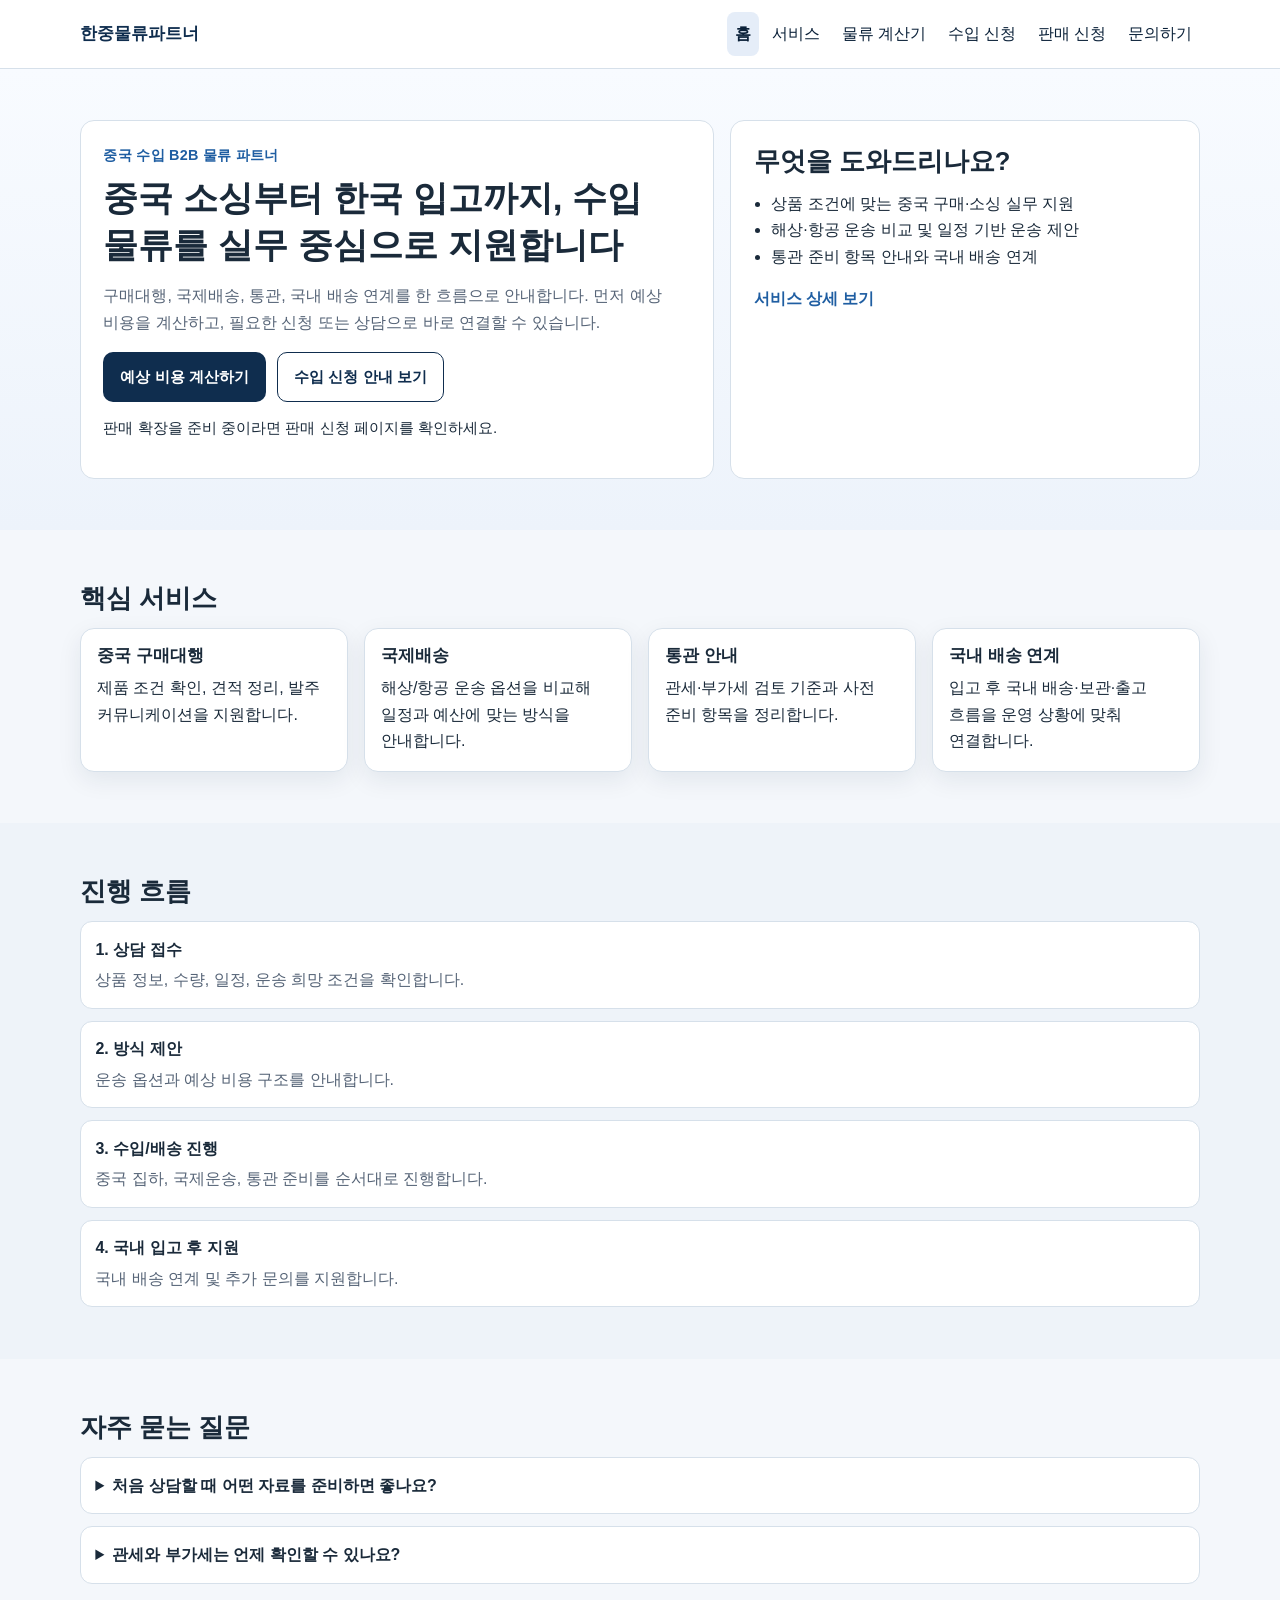
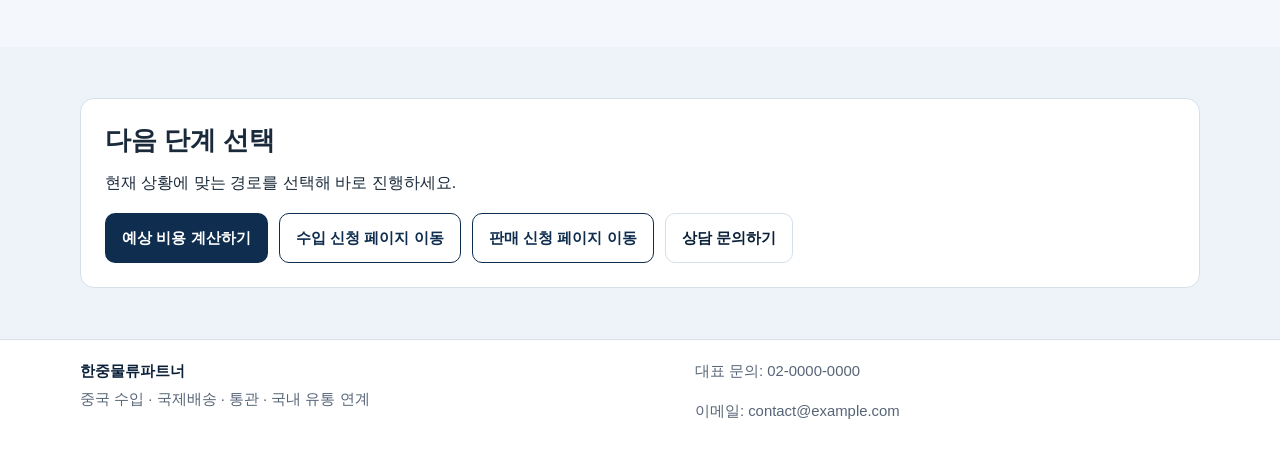
<file: index.html>
<!doctype html>
<html lang="ko">
  <head>
    <meta charset="UTF-8" />
    <meta name="viewport" content="width=device-width, initial-scale=1.0" />
    <title>한중물류파트너 | 중국 수입·물류·통관 실무 지원</title>
    <meta
      name="description"
      content="중국 수입, 국제배송, 통관, 국내 배송 연계까지 실무 중심으로 지원하는 한중물류파트너입니다. 예상 비용 계산부터 수입 신청, 판매 신청, 상담 문의까지 한 번에 진행하세요."
    />
    <meta property="og:type" content="website" />
    <meta property="og:title" content="한중물류파트너 | 중국 수입·물류·통관 실무 지원" />
    <meta
      property="og:description"
      content="중국 수입·물류 진행에 필요한 핵심 정보를 확인하고, 계산기·신청·문의를 바로 진행할 수 있습니다."
    />
    <meta property="og:url" content="./index.html" />
    <meta property="og:image" content="./assets/images/og-default.jpg" />
    <link rel="canonical" href="./index.html" />
    <link rel="stylesheet" href="./assets/css/style.css" />
  </head>
  <body>
    <a class="skip-link" href="#main">본문 바로가기</a>

    <header class="site-header">
      <div class="container header-inner">
        <a class="logo" href="./index.html" aria-label="한중물류파트너 홈">한중물류파트너</a>
        <button class="menu-toggle" type="button" aria-expanded="false" aria-controls="gnb">메뉴</button>
        <nav id="gnb" class="gnb" aria-label="주요 메뉴">
          <a href="./index.html" aria-current="page">홈</a>
          <a href="./services.html">서비스</a>
          <a href="./calculator.html">물류 계산기</a>
          <a href="./import-request.html">수입 신청</a>
          <a href="./platform-request.html">판매 신청</a>
          <a href="./contact.html">문의하기</a>
        </nav>
      </div>
    </header>

    <main id="main">
      <section class="section hero">
        <div class="container hero-grid">
          <div class="hero-content">
            <p class="eyebrow">중국 수입 B2B 물류 파트너</p>
            <h1>중국 소싱부터 한국 입고까지, 수입 물류를 실무 중심으로 지원합니다</h1>
            <p class="hero-text">
              구매대행, 국제배송, 통관, 국내 배송 연계를 한 흐름으로 안내합니다.
              먼저 예상 비용을 계산하고, 필요한 신청 또는 상담으로 바로 연결할 수 있습니다.
            </p>
            <div class="cta-row">
              <a class="btn primary" href="./calculator.html">예상 비용 계산하기</a>
              <a class="btn secondary" href="./import-request.html">수입 신청 안내 보기</a>
            </div>
            <p class="hero-sub">
              판매 확장을 준비 중이라면 <a href="./platform-request.html">판매 신청 페이지</a>를 확인하세요.
            </p>
          </div>
          <aside class="hero-panel" aria-label="서비스 핵심 포인트">
            <h2>무엇을 도와드리나요?</h2>
            <ul>
              <li>상품 조건에 맞는 중국 구매·소싱 실무 지원</li>
              <li>해상·항공 운송 비교 및 일정 기반 운송 제안</li>
              <li>통관 준비 항목 안내와 국내 배송 연계</li>
            </ul>
            <a class="text-link" href="./services.html">서비스 상세 보기</a>
          </aside>
        </div>
      </section>

      <section class="section">
        <div class="container">
          <h2>핵심 서비스</h2>
          <div class="card-grid card-grid-4">
            <article class="card">
              <h3>중국 구매대행</h3>
              <p>제품 조건 확인, 견적 정리, 발주 커뮤니케이션을 지원합니다.</p>
            </article>
            <article class="card">
              <h3>국제배송</h3>
              <p>해상/항공 운송 옵션을 비교해 일정과 예산에 맞는 방식을 안내합니다.</p>
            </article>
            <article class="card">
              <h3>통관 안내</h3>
              <p>관세·부가세 검토 기준과 사전 준비 항목을 정리합니다.</p>
            </article>
            <article class="card">
              <h3>국내 배송 연계</h3>
              <p>입고 후 국내 배송·보관·출고 흐름을 운영 상황에 맞춰 연결합니다.</p>
            </article>
          </div>
        </div>
      </section>

      <section class="section section-muted">
        <div class="container">
          <h2>진행 흐름</h2>
          <ol class="process-list">
            <li>
              <strong>1. 상담 접수</strong>
              <span>상품 정보, 수량, 일정, 운송 희망 조건을 확인합니다.</span>
            </li>
            <li>
              <strong>2. 방식 제안</strong>
              <span>운송 옵션과 예상 비용 구조를 안내합니다.</span>
            </li>
            <li>
              <strong>3. 수입/배송 진행</strong>
              <span>중국 집하, 국제운송, 통관 준비를 순서대로 진행합니다.</span>
            </li>
            <li>
              <strong>4. 국내 입고 후 지원</strong>
              <span>국내 배송 연계 및 추가 문의를 지원합니다.</span>
            </li>
          </ol>
        </div>
      </section>

      <section class="section">
        <div class="container">
          <h2>자주 묻는 질문</h2>
          <div class="faq-list" aria-label="자주 묻는 질문 목록">
            <details>
              <summary>처음 상담할 때 어떤 자료를 준비하면 좋나요?</summary>
              <p>상품명 또는 링크, 예상 수량, 단가, 희망 일정, 해상/항공 선호 여부를 알려주시면 빠르게 검토할 수 있습니다.</p>
            </details>
            <details>
              <summary>관세와 부가세는 언제 확인할 수 있나요?</summary>
              <p>초기 상담 단계에서 품목 기준으로 검토 방향을 안내하며, 계산기에서 사전 예상치도 확인할 수 있습니다.</p>
            </details>
          </div>
        </div>
      </section>

      <section class="section section-muted">
        <div class="container cta-panel">
          <h2>다음 단계 선택</h2>
          <p>현재 상황에 맞는 경로를 선택해 바로 진행하세요.</p>
          <div class="cta-stack">
            <a class="btn primary" href="./calculator.html">예상 비용 계산하기</a>
            <a class="btn secondary" href="./import-request.html">수입 신청 페이지 이동</a>
            <a class="btn secondary" href="./platform-request.html">판매 신청 페이지 이동</a>
            <a class="btn ghost" href="./contact.html">상담 문의하기</a>
          </div>
        </div>
      </section>
    </main>

    <footer class="site-footer">
      <div class="container footer-inner">
        <div>
          <p class="footer-brand">한중물류파트너</p>
          <p>중국 수입 · 국제배송 · 통관 · 국내 유통 연계</p>
        </div>
        <div>
          <p>대표 문의: <a href="tel:0200000000">02-0000-0000</a></p>
          <p>이메일: <a href="mailto:contact@example.com">contact@example.com</a></p>
        </div>
      </div>
    </footer>

    <script src="./assets/js/main.js"></script>
  </body>
</html>
</file>
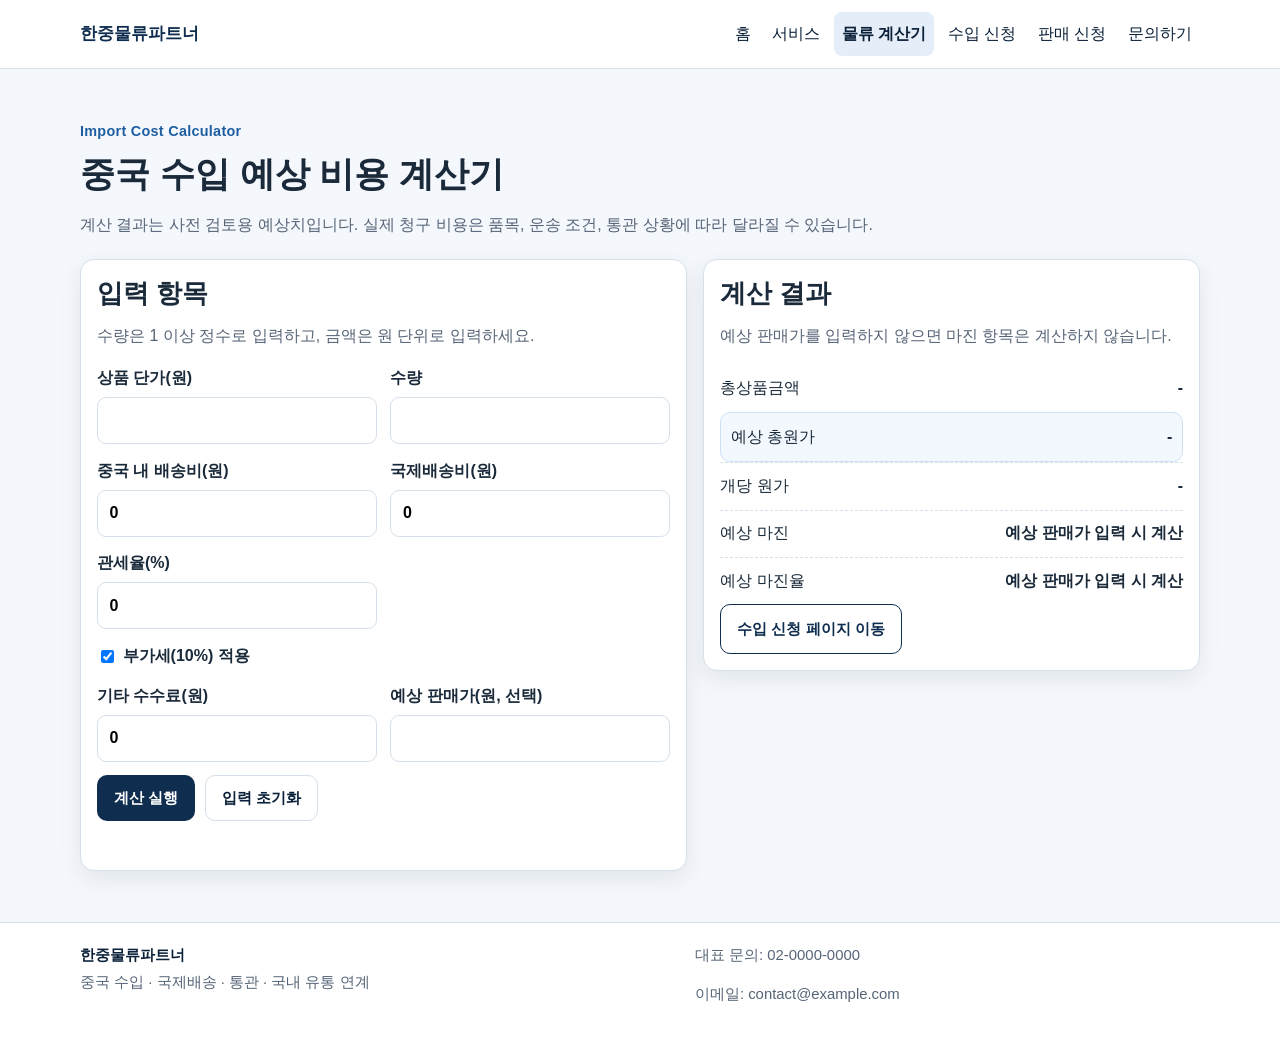
<file: calculator.html>
<!doctype html>
<html lang="ko">
  <head>
    <meta charset="UTF-8" />
    <meta name="viewport" content="width=device-width, initial-scale=1.0" />
    <title>물류 계산기 | 중국 수입 예상 총원가·마진 계산</title>
    <meta
      name="description"
      content="상품 단가, 수량, 배송비, 관세율, 부가세 여부를 입력해 중국 수입 예상 총원가와 개당 원가를 계산하세요. 예상 판매가 입력 시 마진과 마진율도 확인할 수 있습니다."
    />
    <meta property="og:type" content="website" />
    <meta property="og:title" content="물류 계산기 | 한중물류파트너" />
    <meta property="og:description" content="중국 수입 시 예상 비용·원가·마진을 빠르게 계산할 수 있는 브라우저 기반 계산기입니다." />
    <meta property="og:url" content="./calculator.html" />
    <meta property="og:image" content="./assets/images/og-default.jpg" />
    <link rel="canonical" href="./calculator.html" />
    <link rel="stylesheet" href="./assets/css/style.css" />
  </head>
  <body>
    <a class="skip-link" href="#main">본문 바로가기</a>

    <header class="site-header">
      <div class="container header-inner">
        <a class="logo" href="./index.html" aria-label="한중물류파트너 홈">한중물류파트너</a>
        <button class="menu-toggle" type="button" aria-expanded="false" aria-controls="gnb">메뉴</button>
        <nav id="gnb" class="gnb" aria-label="주요 메뉴">
          <a href="./index.html">홈</a>
          <a href="./services.html">서비스</a>
          <a href="./calculator.html" aria-current="page">물류 계산기</a>
          <a href="./import-request.html">수입 신청</a>
          <a href="./platform-request.html">판매 신청</a>
          <a href="./contact.html">문의하기</a>
        </nav>
      </div>
    </header>

    <main id="main" class="section">
      <div class="container">
        <p class="eyebrow">Import Cost Calculator</p>
        <h1>중국 수입 예상 비용 계산기</h1>
        <p class="page-lead">
          계산 결과는 사전 검토용 예상치입니다. 실제 청구 비용은 품목, 운송 조건, 통관 상황에 따라 달라질 수 있습니다.
        </p>

        <div class="calc-layout">
          <section class="calc-input" aria-labelledby="calc-input-title">
            <h2 id="calc-input-title">입력 항목</h2>
            <p class="helper-text">수량은 1 이상 정수로 입력하고, 금액은 원 단위로 입력하세요.</p>

            <form id="cost-calculator" class="form-grid" novalidate>
              <label for="unitPrice">
                상품 단가(원)
                <input id="unitPrice" type="number" name="unitPrice" inputmode="numeric" min="0" step="1" required />
              </label>
              <label for="quantity">
                수량
                <input id="quantity" type="number" name="quantity" inputmode="numeric" min="1" step="1" required />
              </label>
              <label for="chinaShipping">
                중국 내 배송비(원)
                <input id="chinaShipping" type="number" name="chinaShipping" inputmode="numeric" min="0" step="1" value="0" required />
              </label>
              <label for="intlShipping">
                국제배송비(원)
                <input id="intlShipping" type="number" name="intlShipping" inputmode="numeric" min="0" step="1" value="0" required />
              </label>
              <label for="dutyRate">
                관세율(%)
                <input id="dutyRate" type="number" name="dutyRate" inputmode="decimal" min="0" step="0.01" value="0" required />
              </label>
              <label class="checkbox-row" for="vatEnabled">
                <input id="vatEnabled" type="checkbox" name="vatEnabled" checked />
                부가세(10%) 적용
              </label>
              <label for="otherFees">
                기타 수수료(원)
                <input id="otherFees" type="number" name="otherFees" inputmode="numeric" min="0" step="1" value="0" required />
              </label>
              <label for="expectedSalePrice">
                예상 판매가(원, 선택)
                <input id="expectedSalePrice" type="number" name="expectedSalePrice" inputmode="numeric" min="0" step="1" />
              </label>

              <div class="form-actions">
                <button class="btn primary" type="submit">계산 실행</button>
                <button class="btn ghost" type="reset">입력 초기화</button>
              </div>
              <p id="calc-error" class="error-text" role="status" aria-live="polite"></p>
            </form>
          </section>

          <section class="calc-result" aria-live="polite" aria-labelledby="calc-result-title">
            <h2 id="calc-result-title">계산 결과</h2>
            <p class="helper-text">예상 판매가를 입력하지 않으면 마진 항목은 계산하지 않습니다.</p>
            <dl class="result-list">
              <div><dt>총상품금액</dt><dd id="r-total-product">-</dd></div>
              <div class="highlight"><dt>예상 총원가</dt><dd id="r-total-cost">-</dd></div>
              <div><dt>개당 원가</dt><dd id="r-unit-cost">-</dd></div>
              <div><dt>예상 마진</dt><dd id="r-margin">예상 판매가 입력 시 계산</dd></div>
              <div><dt>예상 마진율</dt><dd id="r-margin-rate">예상 판매가 입력 시 계산</dd></div>
            </dl>

            <div class="inline-cta">
              <a class="btn secondary" href="./import-request.html">수입 신청 페이지 이동</a>
            </div>
          </section>
        </div>
      </div>
    </main>

    <footer class="site-footer">
      <div class="container footer-inner">
        <div>
          <p class="footer-brand">한중물류파트너</p>
          <p>중국 수입 · 국제배송 · 통관 · 국내 유통 연계</p>
        </div>
        <div>
          <p>대표 문의: <a href="tel:0200000000">02-0000-0000</a></p>
          <p>이메일: <a href="mailto:contact@example.com">contact@example.com</a></p>
        </div>
      </div>
    </footer>

    <script src="./assets/js/main.js"></script>
    <script src="./assets/js/calculator.js"></script>
  </body>
</html>
</file>
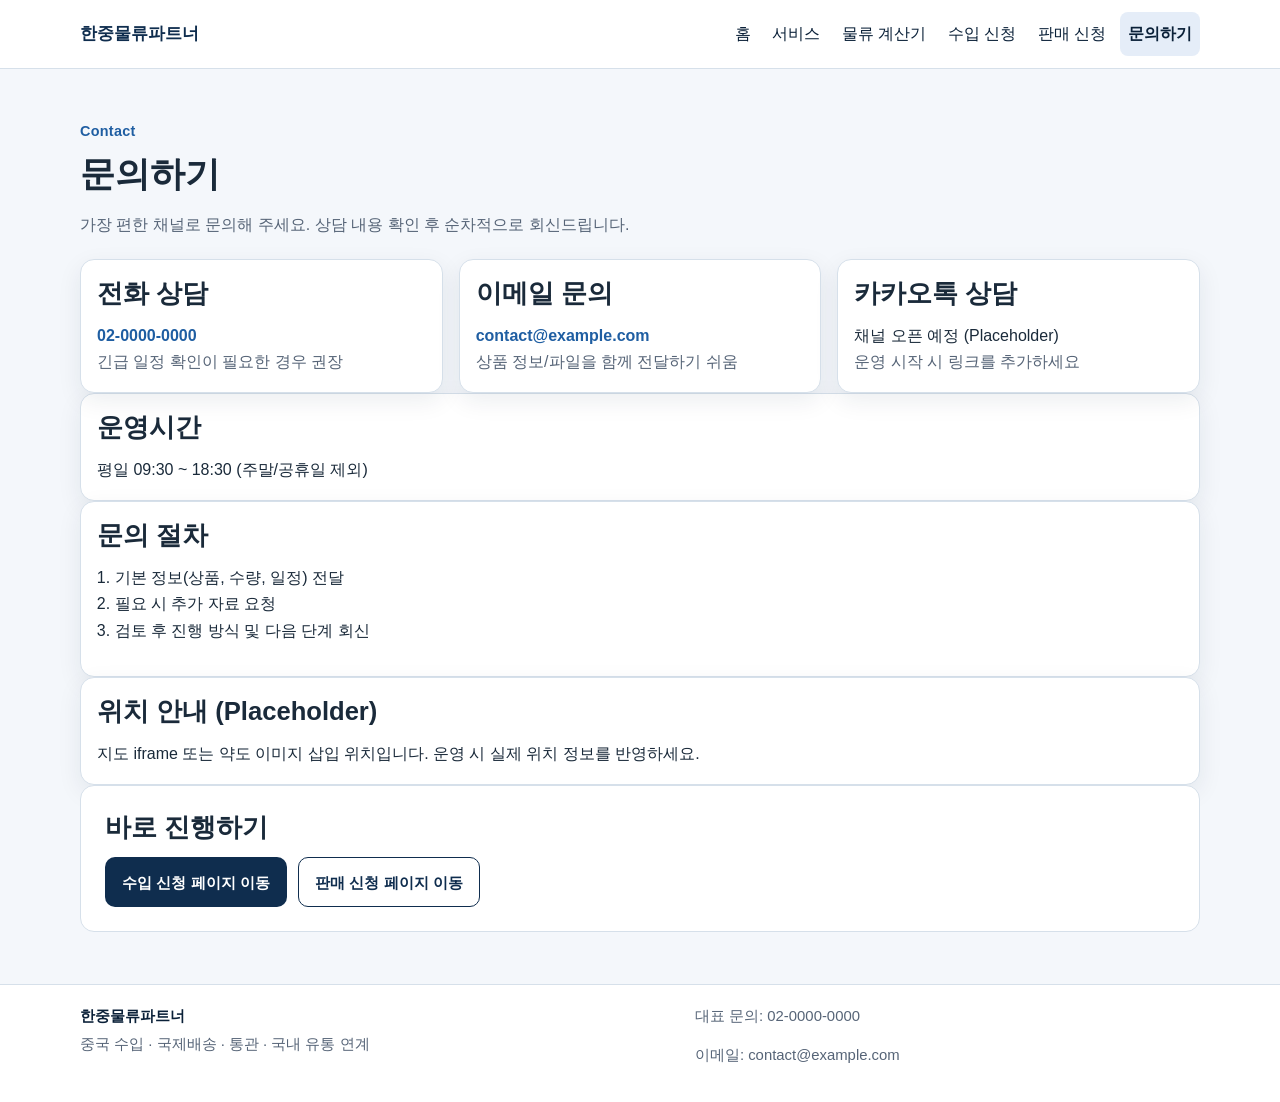
<file: contact.html>
<!doctype html>
<html lang="ko">
  <head>
    <meta charset="UTF-8" />
    <meta name="viewport" content="width=device-width, initial-scale=1.0" />
    <title>문의하기 | 중국 수입·물류 상담 채널 안내</title>
    <meta
      name="description"
      content="전화, 이메일, 카카오톡(placeholder)로 중국 수입·물류 상담을 접수할 수 있는 문의 페이지입니다. 운영시간과 문의 절차를 확인하세요."
    />
    <meta property="og:type" content="website" />
    <meta property="og:title" content="문의하기 | 한중물류파트너" />
    <meta property="og:description" content="가장 빠른 상담 채널로 문의하고 진행 절차를 확인하세요." />
    <meta property="og:url" content="./contact.html" />
    <meta property="og:image" content="./assets/images/og-default.jpg" />
    <link rel="canonical" href="./contact.html" />
    <link rel="stylesheet" href="./assets/css/style.css" />
  </head>
  <body>
    <a class="skip-link" href="#main">본문 바로가기</a>

    <header class="site-header">
      <div class="container header-inner">
        <a class="logo" href="./index.html" aria-label="한중물류파트너 홈">한중물류파트너</a>
        <button class="menu-toggle" type="button" aria-expanded="false" aria-controls="gnb">메뉴</button>
        <nav id="gnb" class="gnb" aria-label="주요 메뉴">
          <a href="./index.html">홈</a>
          <a href="./services.html">서비스</a>
          <a href="./calculator.html">물류 계산기</a>
          <a href="./import-request.html">수입 신청</a>
          <a href="./platform-request.html">판매 신청</a>
          <a href="./contact.html" aria-current="page">문의하기</a>
        </nav>
      </div>
    </header>

    <main id="main" class="section">
      <div class="container">
        <p class="eyebrow">Contact</p>
        <h1>문의하기</h1>
        <p class="page-lead">가장 편한 채널로 문의해 주세요. 상담 내용 확인 후 순차적으로 회신드립니다.</p>

        <section class="card-grid card-grid-3" aria-label="문의 채널">
          <article class="card">
            <h2>전화 상담</h2>
            <p><a class="text-link" href="tel:0200000000">02-0000-0000</a></p>
            <p class="helper-text">긴급 일정 확인이 필요한 경우 권장</p>
          </article>
          <article class="card">
            <h2>이메일 문의</h2>
            <p><a class="text-link" href="mailto:contact@example.com">contact@example.com</a></p>
            <p class="helper-text">상품 정보/파일을 함께 전달하기 쉬움</p>
          </article>
          <article class="card">
            <h2>카카오톡 상담</h2>
            <p>채널 오픈 예정 (Placeholder)</p>
            <p class="helper-text">운영 시작 시 링크를 추가하세요</p>
          </article>
        </section>

        <section class="info-box" aria-labelledby="operation-title">
          <h2 id="operation-title">운영시간</h2>
          <p>평일 09:30 ~ 18:30 (주말/공휴일 제외)</p>
        </section>

        <section class="info-box" aria-labelledby="process-title">
          <h2 id="process-title">문의 절차</h2>
          <ol class="check-list">
            <li>기본 정보(상품, 수량, 일정) 전달</li>
            <li>필요 시 추가 자료 요청</li>
            <li>검토 후 진행 방식 및 다음 단계 회신</li>
          </ol>
        </section>

        <section class="map-placeholder" aria-labelledby="location-title">
          <h2 id="location-title">위치 안내 (Placeholder)</h2>
          <p>지도 iframe 또는 약도 이미지 삽입 위치입니다. 운영 시 실제 위치 정보를 반영하세요.</p>
        </section>

        <section class="cta-panel compact-block" aria-label="빠른 이동">
          <h2>바로 진행하기</h2>
          <div class="cta-row">
            <a class="btn primary" href="./import-request.html">수입 신청 페이지 이동</a>
            <a class="btn secondary" href="./platform-request.html">판매 신청 페이지 이동</a>
          </div>
        </section>
      </div>
    </main>

    <footer class="site-footer">
      <div class="container footer-inner">
        <div>
          <p class="footer-brand">한중물류파트너</p>
          <p>중국 수입 · 국제배송 · 통관 · 국내 유통 연계</p>
        </div>
        <div>
          <p>대표 문의: <a href="tel:0200000000">02-0000-0000</a></p>
          <p>이메일: <a href="mailto:contact@example.com">contact@example.com</a></p>
        </div>
      </div>
    </footer>

    <script src="./assets/js/main.js"></script>
  </body>
</html>
</file>
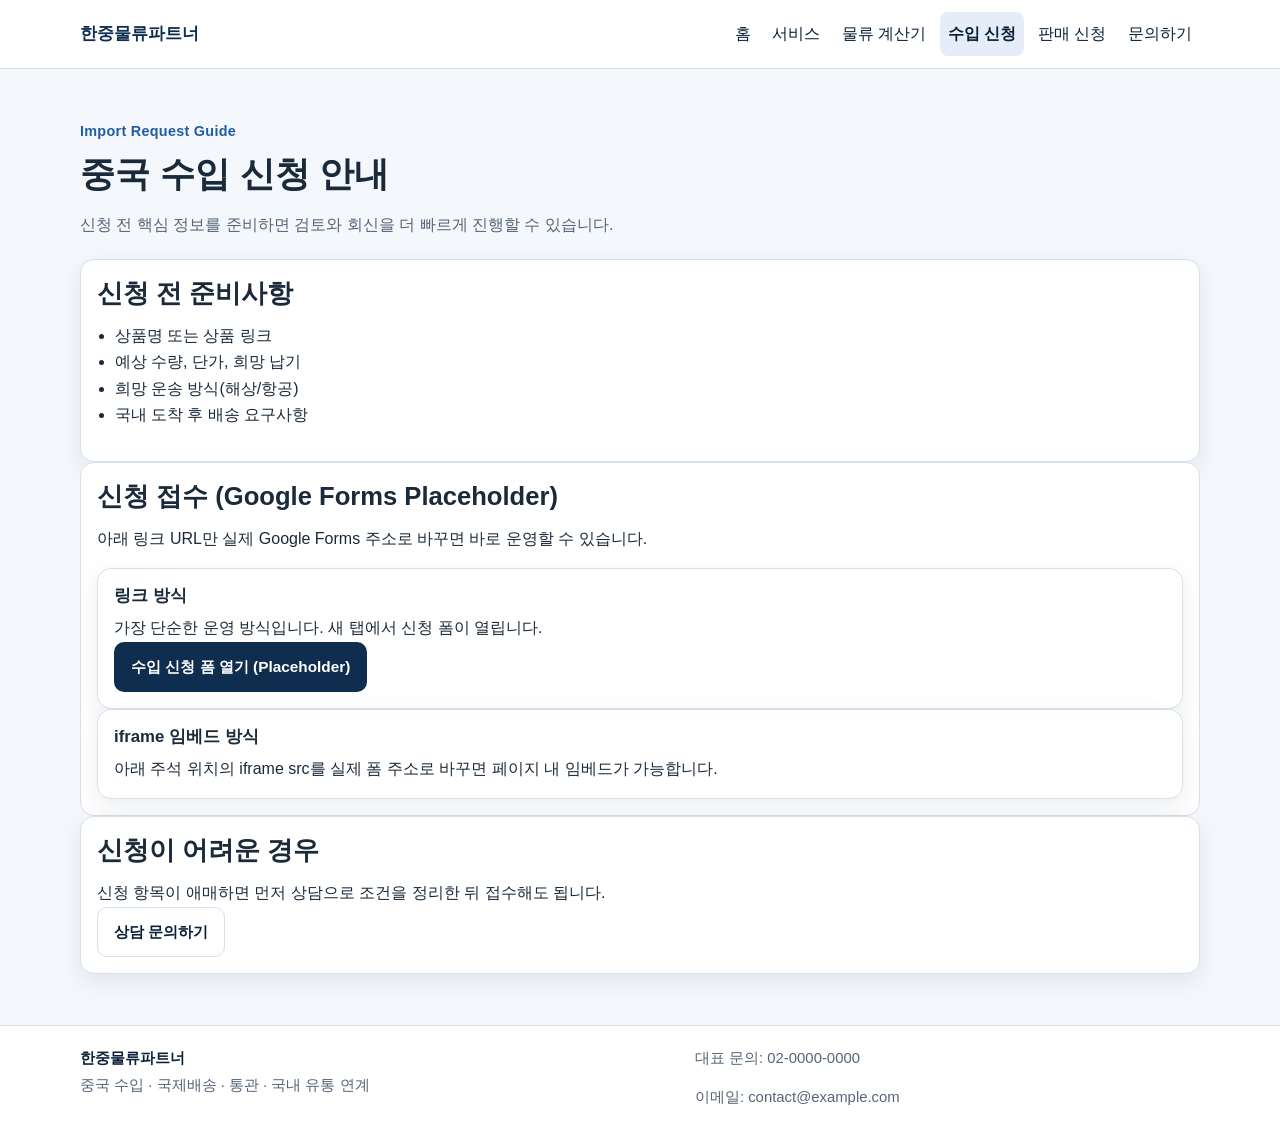
<file: import-request.html>
<!doctype html>
<html lang="ko">
  <head>
    <meta charset="UTF-8" />
    <meta name="viewport" content="width=device-width, initial-scale=1.0" />
    <title>중국 수입 신청 안내 | 접수 전 준비사항 확인</title>
    <meta
      name="description"
      content="중국 수입 신청 전 준비해야 할 정보를 확인하고 Google Forms 링크 또는 iframe 임베드 방식으로 접수할 수 있는 안내 페이지입니다."
    />
    <meta property="og:type" content="website" />
    <meta property="og:title" content="중국 수입 신청 안내 | 한중물류파트너" />
    <meta property="og:description" content="신청 전 체크리스트를 확인하고 수입 신청을 바로 진행하세요." />
    <meta property="og:url" content="./import-request.html" />
    <meta property="og:image" content="./assets/images/og-default.jpg" />
    <link rel="canonical" href="./import-request.html" />
    <link rel="stylesheet" href="./assets/css/style.css" />
  </head>
  <body>
    <a class="skip-link" href="#main">본문 바로가기</a>

    <header class="site-header">
      <div class="container header-inner">
        <a class="logo" href="./index.html" aria-label="한중물류파트너 홈">한중물류파트너</a>
        <button class="menu-toggle" type="button" aria-expanded="false" aria-controls="gnb">메뉴</button>
        <nav id="gnb" class="gnb" aria-label="주요 메뉴">
          <a href="./index.html">홈</a>
          <a href="./services.html">서비스</a>
          <a href="./calculator.html">물류 계산기</a>
          <a href="./import-request.html" aria-current="page">수입 신청</a>
          <a href="./platform-request.html">판매 신청</a>
          <a href="./contact.html">문의하기</a>
        </nav>
      </div>
    </header>

    <main id="main" class="section">
      <div class="container">
        <p class="eyebrow">Import Request Guide</p>
        <h1>중국 수입 신청 안내</h1>
        <p class="page-lead">신청 전 핵심 정보를 준비하면 검토와 회신을 더 빠르게 진행할 수 있습니다.</p>

        <section class="info-box" aria-labelledby="import-check-title">
          <h2 id="import-check-title">신청 전 준비사항</h2>
          <ul class="check-list">
            <li>상품명 또는 상품 링크</li>
            <li>예상 수량, 단가, 희망 납기</li>
            <li>희망 운송 방식(해상/항공)</li>
            <li>국내 도착 후 배송 요구사항</li>
          </ul>
        </section>

        <section class="form-placeholder" aria-labelledby="import-form-title">
          <h2 id="import-form-title">신청 접수 (Google Forms Placeholder)</h2>
          <p>아래 링크 URL만 실제 Google Forms 주소로 바꾸면 바로 운영할 수 있습니다.</p>

          <div class="placeholder-card">
            <h3>링크 방식</h3>
            <p>가장 단순한 운영 방식입니다. 새 탭에서 신청 폼이 열립니다.</p>
            <a class="btn primary" href="https://forms.google.com/your-import-form" target="_blank" rel="noopener">
              수입 신청 폼 열기 (Placeholder)
            </a>
          </div>

          <div class="placeholder-card">
            <h3>iframe 임베드 방식</h3>
            <p>아래 주석 위치의 iframe src를 실제 폼 주소로 바꾸면 페이지 내 임베드가 가능합니다.</p>
            <!-- Google Forms iframe 삽입 위치 (Placeholder)
            <iframe
              src="https://docs.google.com/forms/d/e/your-form-id/viewform?embedded=true"
              width="100%"
              height="980"
              frameborder="0"
              marginheight="0"
              marginwidth="0"
              title="중국 수입 신청 폼"
            >로딩 중...</iframe>
            -->
          </div>
        </section>

        <section class="info-box" aria-labelledby="import-help-title">
          <h2 id="import-help-title">신청이 어려운 경우</h2>
          <p>신청 항목이 애매하면 먼저 상담으로 조건을 정리한 뒤 접수해도 됩니다.</p>
          <a class="btn ghost" href="./contact.html">상담 문의하기</a>
        </section>
      </div>
    </main>

    <footer class="site-footer">
      <div class="container footer-inner">
        <div>
          <p class="footer-brand">한중물류파트너</p>
          <p>중국 수입 · 국제배송 · 통관 · 국내 유통 연계</p>
        </div>
        <div>
          <p>대표 문의: <a href="tel:0200000000">02-0000-0000</a></p>
          <p>이메일: <a href="mailto:contact@example.com">contact@example.com</a></p>
        </div>
      </div>
    </footer>

    <script src="./assets/js/main.js"></script>
  </body>
</html>
</file>
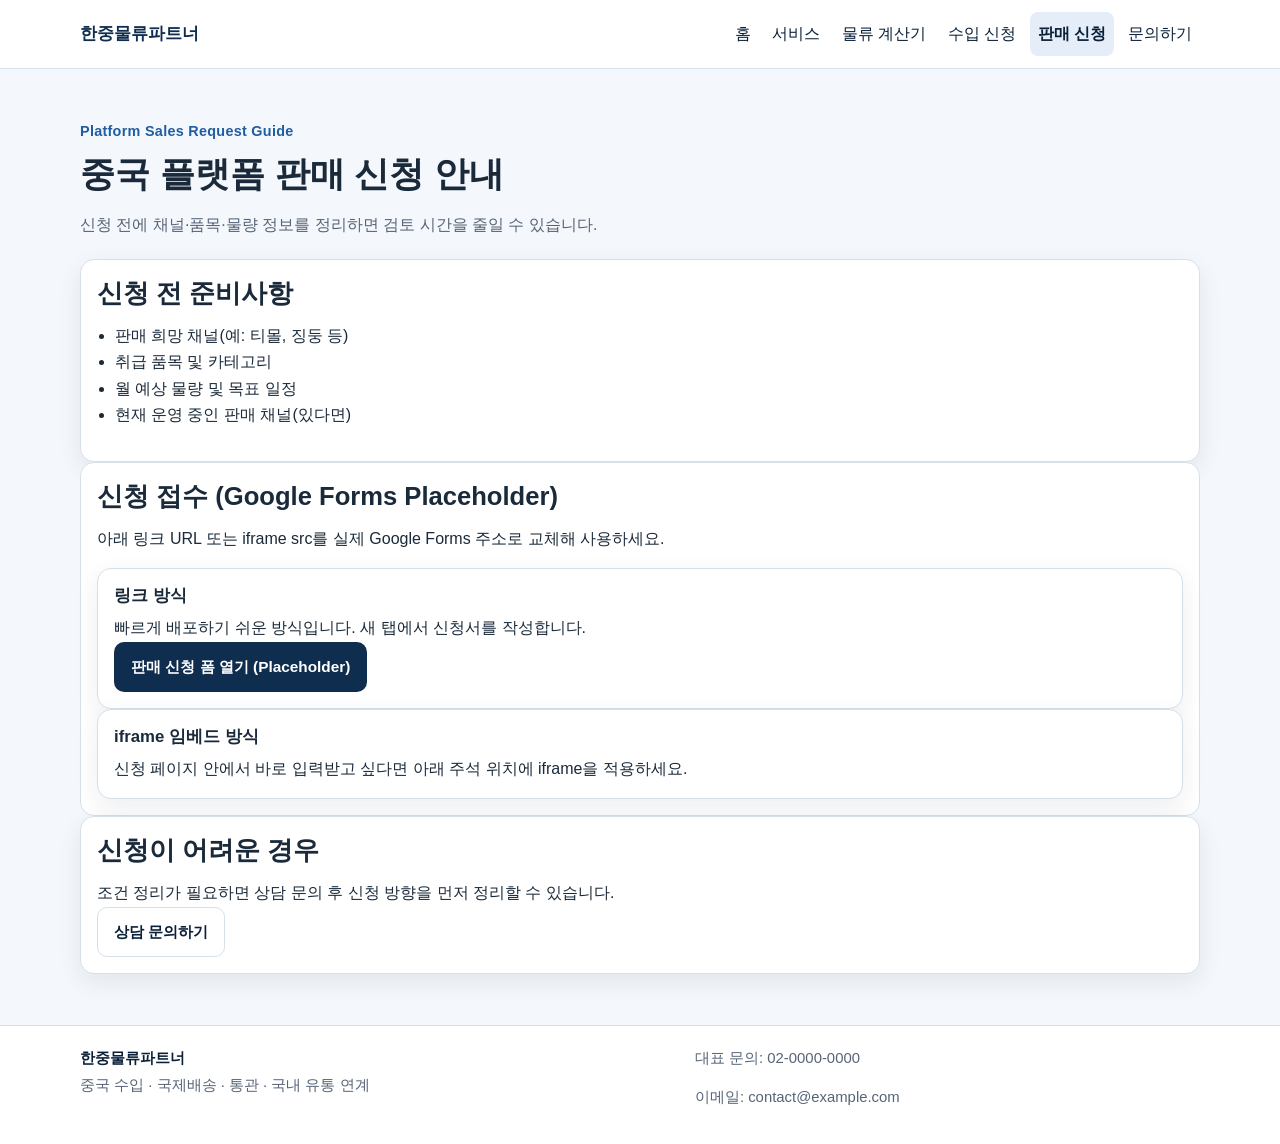
<file: platform-request.html>
<!doctype html>
<html lang="ko">
  <head>
    <meta charset="UTF-8" />
    <meta name="viewport" content="width=device-width, initial-scale=1.0" />
    <title>중국 플랫폼 판매 신청 안내 | 접수 준비정보 확인</title>
    <meta
      name="description"
      content="중국 플랫폼 판매 신청 전 준비 정보를 확인하고 Google Forms 링크 또는 iframe 임베드 방식으로 접수할 수 있는 안내 페이지입니다."
    />
    <meta property="og:type" content="website" />
    <meta property="og:title" content="중국 플랫폼 판매 신청 안내 | 한중물류파트너" />
    <meta property="og:description" content="판매 채널, 품목, 물량 정보를 준비하고 판매 신청을 진행하세요." />
    <meta property="og:url" content="./platform-request.html" />
    <meta property="og:image" content="./assets/images/og-default.jpg" />
    <link rel="canonical" href="./platform-request.html" />
    <link rel="stylesheet" href="./assets/css/style.css" />
  </head>
  <body>
    <a class="skip-link" href="#main">본문 바로가기</a>

    <header class="site-header">
      <div class="container header-inner">
        <a class="logo" href="./index.html" aria-label="한중물류파트너 홈">한중물류파트너</a>
        <button class="menu-toggle" type="button" aria-expanded="false" aria-controls="gnb">메뉴</button>
        <nav id="gnb" class="gnb" aria-label="주요 메뉴">
          <a href="./index.html">홈</a>
          <a href="./services.html">서비스</a>
          <a href="./calculator.html">물류 계산기</a>
          <a href="./import-request.html">수입 신청</a>
          <a href="./platform-request.html" aria-current="page">판매 신청</a>
          <a href="./contact.html">문의하기</a>
        </nav>
      </div>
    </header>

    <main id="main" class="section">
      <div class="container">
        <p class="eyebrow">Platform Sales Request Guide</p>
        <h1>중국 플랫폼 판매 신청 안내</h1>
        <p class="page-lead">신청 전에 채널·품목·물량 정보를 정리하면 검토 시간을 줄일 수 있습니다.</p>

        <section class="info-box" aria-labelledby="platform-check-title">
          <h2 id="platform-check-title">신청 전 준비사항</h2>
          <ul class="check-list">
            <li>판매 희망 채널(예: 티몰, 징둥 등)</li>
            <li>취급 품목 및 카테고리</li>
            <li>월 예상 물량 및 목표 일정</li>
            <li>현재 운영 중인 판매 채널(있다면)</li>
          </ul>
        </section>

        <section class="form-placeholder" aria-labelledby="platform-form-title">
          <h2 id="platform-form-title">신청 접수 (Google Forms Placeholder)</h2>
          <p>아래 링크 URL 또는 iframe src를 실제 Google Forms 주소로 교체해 사용하세요.</p>

          <div class="placeholder-card">
            <h3>링크 방식</h3>
            <p>빠르게 배포하기 쉬운 방식입니다. 새 탭에서 신청서를 작성합니다.</p>
            <a class="btn primary" href="https://forms.google.com/your-platform-form" target="_blank" rel="noopener">
              판매 신청 폼 열기 (Placeholder)
            </a>
          </div>

          <div class="placeholder-card">
            <h3>iframe 임베드 방식</h3>
            <p>신청 페이지 안에서 바로 입력받고 싶다면 아래 주석 위치에 iframe을 적용하세요.</p>
            <!-- Google Forms iframe 삽입 위치 (Placeholder)
            <iframe
              src="https://docs.google.com/forms/d/e/your-form-id/viewform?embedded=true"
              width="100%"
              height="980"
              frameborder="0"
              marginheight="0"
              marginwidth="0"
              title="중국 플랫폼 판매 신청 폼"
            >로딩 중...</iframe>
            -->
          </div>
        </section>

        <section class="info-box" aria-labelledby="platform-help-title">
          <h2 id="platform-help-title">신청이 어려운 경우</h2>
          <p>조건 정리가 필요하면 상담 문의 후 신청 방향을 먼저 정리할 수 있습니다.</p>
          <a class="btn ghost" href="./contact.html">상담 문의하기</a>
        </section>
      </div>
    </main>

    <footer class="site-footer">
      <div class="container footer-inner">
        <div>
          <p class="footer-brand">한중물류파트너</p>
          <p>중국 수입 · 국제배송 · 통관 · 국내 유통 연계</p>
        </div>
        <div>
          <p>대표 문의: <a href="tel:0200000000">02-0000-0000</a></p>
          <p>이메일: <a href="mailto:contact@example.com">contact@example.com</a></p>
        </div>
      </div>
    </footer>

    <script src="./assets/js/main.js"></script>
  </body>
</html>
</file>
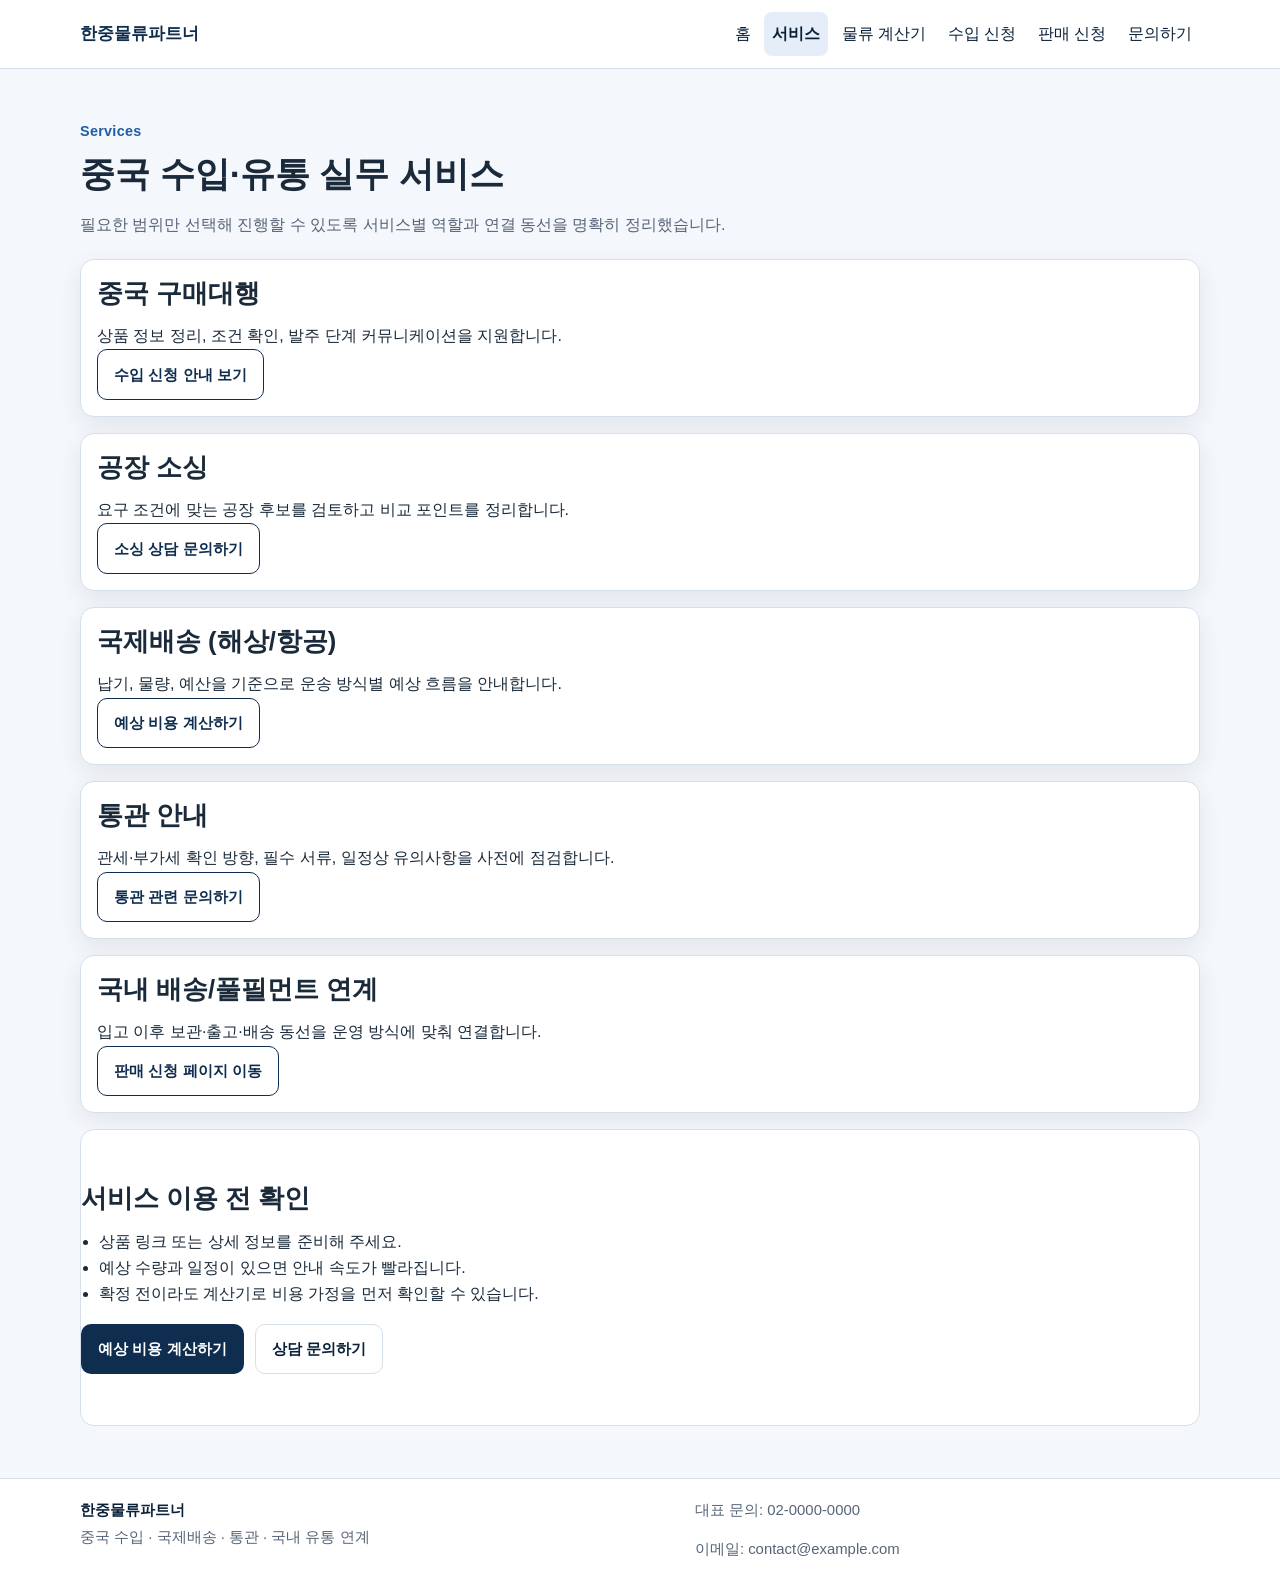
<file: services.html>
<!doctype html>
<html lang="ko">
  <head>
    <meta charset="UTF-8" />
    <meta name="viewport" content="width=device-width, initial-scale=1.0" />
    <title>서비스 소개 | 중국 구매대행·국제배송·통관·국내배송</title>
    <meta
      name="description"
      content="중국 구매대행, 공장 소싱, 해상·항공 국제배송, 통관 안내, 국내 배송·풀필먼트까지 서비스별 지원 범위를 확인하고 바로 상담 또는 신청으로 연결할 수 있습니다."
    />
    <meta property="og:type" content="website" />
    <meta property="og:title" content="서비스 소개 | 한중물류파트너" />
    <meta property="og:description" content="서비스별 지원 범위와 진행 포인트를 확인하고 필요한 경로로 바로 이동하세요." />
    <meta property="og:url" content="./services.html" />
    <meta property="og:image" content="./assets/images/og-default.jpg" />
    <link rel="canonical" href="./services.html" />
    <link rel="stylesheet" href="./assets/css/style.css" />
  </head>
  <body>
    <a class="skip-link" href="#main">본문 바로가기</a>

    <header class="site-header">
      <div class="container header-inner">
        <a class="logo" href="./index.html" aria-label="한중물류파트너 홈">한중물류파트너</a>
        <button class="menu-toggle" type="button" aria-expanded="false" aria-controls="gnb">메뉴</button>
        <nav id="gnb" class="gnb" aria-label="주요 메뉴">
          <a href="./index.html">홈</a>
          <a href="./services.html" aria-current="page">서비스</a>
          <a href="./calculator.html">물류 계산기</a>
          <a href="./import-request.html">수입 신청</a>
          <a href="./platform-request.html">판매 신청</a>
          <a href="./contact.html">문의하기</a>
        </nav>
      </div>
    </header>

    <main id="main" class="section">
      <div class="container">
        <p class="eyebrow">Services</p>
        <h1>중국 수입·유통 실무 서비스</h1>
        <p class="page-lead">필요한 범위만 선택해 진행할 수 있도록 서비스별 역할과 연결 동선을 명확히 정리했습니다.</p>

        <section class="service-section" aria-labelledby="buying">
          <h2 id="buying">중국 구매대행</h2>
          <p>상품 정보 정리, 조건 확인, 발주 단계 커뮤니케이션을 지원합니다.</p>
          <div class="inline-cta">
            <a class="btn secondary" href="./import-request.html">수입 신청 안내 보기</a>
          </div>
        </section>

        <section class="service-section" aria-labelledby="sourcing">
          <h2 id="sourcing">공장 소싱</h2>
          <p>요구 조건에 맞는 공장 후보를 검토하고 비교 포인트를 정리합니다.</p>
          <div class="inline-cta">
            <a class="btn secondary" href="./contact.html">소싱 상담 문의하기</a>
          </div>
        </section>

        <section class="service-section" aria-labelledby="shipping">
          <h2 id="shipping">국제배송 (해상/항공)</h2>
          <p>납기, 물량, 예산을 기준으로 운송 방식별 예상 흐름을 안내합니다.</p>
          <div class="inline-cta">
            <a class="btn secondary" href="./calculator.html">예상 비용 계산하기</a>
          </div>
        </section>

        <section class="service-section" aria-labelledby="customs">
          <h2 id="customs">통관 안내</h2>
          <p>관세·부가세 확인 방향, 필수 서류, 일정상 유의사항을 사전에 점검합니다.</p>
          <div class="inline-cta">
            <a class="btn secondary" href="./contact.html">통관 관련 문의하기</a>
          </div>
        </section>

        <section class="service-section" aria-labelledby="domestic">
          <h2 id="domestic">국내 배송/풀필먼트 연계</h2>
          <p>입고 이후 보관·출고·배송 동선을 운영 방식에 맞춰 연결합니다.</p>
          <div class="inline-cta">
            <a class="btn secondary" href="./platform-request.html">판매 신청 페이지 이동</a>
          </div>
        </section>

        <section class="section section-muted compact-block">
          <h2>서비스 이용 전 확인</h2>
          <ul class="check-list">
            <li>상품 링크 또는 상세 정보를 준비해 주세요.</li>
            <li>예상 수량과 일정이 있으면 안내 속도가 빨라집니다.</li>
            <li>확정 전이라도 계산기로 비용 가정을 먼저 확인할 수 있습니다.</li>
          </ul>
          <div class="cta-row">
            <a class="btn primary" href="./calculator.html">예상 비용 계산하기</a>
            <a class="btn ghost" href="./contact.html">상담 문의하기</a>
          </div>
        </section>
      </div>
    </main>

    <footer class="site-footer">
      <div class="container footer-inner">
        <div>
          <p class="footer-brand">한중물류파트너</p>
          <p>중국 수입 · 국제배송 · 통관 · 국내 유통 연계</p>
        </div>
        <div>
          <p>대표 문의: <a href="tel:0200000000">02-0000-0000</a></p>
          <p>이메일: <a href="mailto:contact@example.com">contact@example.com</a></p>
        </div>
      </div>
    </footer>

    <script src="./assets/js/main.js"></script>
  </body>
</html>
</file>
<file: assets/css/style.css>
:root {
  --bg: #f4f7fb;
  --surface: #ffffff;
  --surface-soft: #eef3f9;
  --text: #1a2a3a;
  --muted: #566477;
  --primary: #0f2d4e;
  --primary-strong: #0a2038;
  --line: #d6e0ea;
  --focus: #1f5ea2;
  --danger: #a12525;
  --radius: 14px;
  --shadow: 0 8px 24px rgba(11, 35, 60, 0.08);
}

* {
  box-sizing: border-box;
}

html {
  scroll-behavior: smooth;
}

body {
  margin: 0;
  font-family: "Noto Sans KR", "Apple SD Gothic Neo", "Malgun Gothic", sans-serif;
  color: var(--text);
  background: var(--bg);
  line-height: 1.65;
  word-break: keep-all;
}

a {
  color: inherit;
  text-decoration: none;
}

a:hover {
  text-decoration: underline;
}

a:focus-visible,
button:focus-visible,
input:focus-visible,
summary:focus-visible {
  outline: 3px solid var(--focus);
  outline-offset: 2px;
}

.skip-link {
  position: absolute;
  left: -9999px;
  top: 0;
  background: var(--surface);
  border: 1px solid var(--line);
  color: var(--primary-strong);
  border-radius: 10px;
  padding: 0.6rem 0.9rem;
}

.skip-link:focus {
  left: 1rem;
  top: 1rem;
  z-index: 100;
}

.container {
  width: min(1120px, 92%);
  margin: 0 auto;
}

.section {
  padding: 2.8rem 0;
}

.section-muted {
  background: var(--surface-soft);
}

.compact-block {
  padding: 1.5rem;
  border-radius: var(--radius);
  border: 1px solid var(--line);
  background: var(--surface);
}

.eyebrow {
  margin: 0 0 0.4rem;
  font-size: 0.9rem;
  font-weight: 700;
  color: var(--focus);
  letter-spacing: 0.02em;
}

h1,
h2,
h3 {
  margin-top: 0;
  line-height: 1.35;
}

h1 {
  margin-bottom: 0.9rem;
  font-size: clamp(1.6rem, 3.8vw, 2.2rem);
}

h2 {
  margin-bottom: 0.8rem;
  font-size: clamp(1.25rem, 3vw, 1.6rem);
}

h3 {
  margin-bottom: 0.45rem;
  font-size: 1.05rem;
}

p {
  margin-top: 0;
}

.page-lead,
.hero-text,
.helper-text {
  color: var(--muted);
}

.page-lead {
  margin-bottom: 1.25rem;
}

.site-header {
  position: sticky;
  top: 0;
  z-index: 20;
  background: rgba(255, 255, 255, 0.97);
  backdrop-filter: blur(8px);
  border-bottom: 1px solid var(--line);
}

.header-inner {
  min-height: 68px;
  display: flex;
  align-items: center;
  justify-content: space-between;
  gap: 0.8rem;
}

.logo {
  font-weight: 800;
  color: var(--primary);
  font-size: 1.05rem;
}

.menu-toggle {
  border: 1px solid var(--line);
  background: var(--surface);
  border-radius: 10px;
  padding: 0.5rem 0.75rem;
  color: var(--primary-strong);
  font-weight: 700;
}

.gnb {
  display: none;
  position: absolute;
  left: 0;
  right: 0;
  top: 68px;
  background: var(--surface);
  border-bottom: 1px solid var(--line);
  padding: 0.8rem 4%;
}

.gnb.is-open {
  display: grid;
  gap: 0.4rem;
}

.gnb a {
  padding: 0.55rem 0.5rem;
  border-radius: 8px;
  color: var(--primary-strong);
}

.gnb a:hover {
  background: var(--surface-soft);
  text-decoration: none;
}

.gnb a[aria-current="page"] {
  background: #e5edf8;
  font-weight: 700;
}

.hero {
  background: linear-gradient(180deg, #f8fbff 0%, #edf3fb 100%);
}

.hero-grid {
  display: grid;
  gap: 1rem;
}

.hero-content,
.hero-panel {
  background: var(--surface);
  border: 1px solid var(--line);
  border-radius: var(--radius);
  padding: 1.2rem;
}

.hero-panel ul {
  padding-left: 1.1rem;
  margin: 0.7rem 0 1rem;
}

.hero-sub {
  margin-top: 0.8rem;
  font-size: 0.95rem;
}

.text-link {
  color: var(--focus);
  font-weight: 700;
}

.btn {
  display: inline-flex;
  align-items: center;
  justify-content: center;
  gap: 0.4rem;
  min-height: 46px;
  padding: 0.72rem 1rem;
  border-radius: 10px;
  border: 1px solid transparent;
  font-weight: 700;
  font-size: 0.96rem;
  text-align: center;
  transition: background-color 0.15s ease, color 0.15s ease, border-color 0.15s ease;
}

.btn:hover {
  text-decoration: none;
}

.btn.primary {
  background: var(--primary);
  color: #fff;
}

.btn.primary:hover {
  background: var(--primary-strong);
}

.btn.secondary {
  background: #fff;
  color: var(--primary);
  border-color: var(--primary);
}

.btn.secondary:hover {
  background: #eff5fd;
}

.btn.ghost {
  background: #fff;
  border-color: var(--line);
  color: var(--primary-strong);
}

.btn.ghost:hover {
  background: var(--surface-soft);
}

.cta-row,
.cta-stack,
.inline-cta {
  display: flex;
  gap: 0.7rem;
  flex-wrap: wrap;
}

.cta-panel {
  background: var(--surface);
  border: 1px solid var(--line);
  border-radius: var(--radius);
  padding: 1.5rem;
}

.card-grid {
  display: grid;
  gap: 1rem;
}

.card,
.info-box,
.form-placeholder,
.service-section,
.placeholder-card,
.map-placeholder,
.calc-input,
.calc-result,
.error-card {
  background: var(--surface);
  border: 1px solid var(--line);
  border-radius: var(--radius);
  padding: 1rem;
}

.card,
.service-section,
.placeholder-card,
.info-box,
.map-placeholder,
.calc-input,
.calc-result {
  box-shadow: var(--shadow);
}

.card p,
.service-section p,
.placeholder-card p,
.info-box p,
.map-placeholder p {
  margin-bottom: 0;
}

.service-section {
  margin-bottom: 1rem;
}

.check-list {
  padding-left: 1.1rem;
  margin: 0.3rem 0 1rem;
}

.process-list {
  margin: 0;
  padding: 0;
  list-style: none;
  display: grid;
  gap: 0.75rem;
}

.process-list li {
  background: var(--surface);
  border: 1px solid var(--line);
  border-radius: 12px;
  padding: 0.9rem;
}

.process-list span {
  display: block;
  color: var(--muted);
  margin-top: 0.25rem;
}

.faq-list details {
  background: var(--surface);
  border: 1px solid var(--line);
  border-radius: 12px;
  padding: 0.9rem;
  margin-bottom: 0.75rem;
}

.faq-list summary {
  cursor: pointer;
  font-weight: 700;
}

.calc-layout {
  display: grid;
  gap: 1rem;
}

.form-grid {
  display: grid;
  gap: 0.85rem;
}

.form-grid label {
  display: grid;
  gap: 0.35rem;
  font-weight: 700;
}

.form-grid input[type="number"],
.form-grid input[type="text"],
.form-grid input[type="email"] {
  width: 100%;
  min-height: 46px;
  border: 1px solid var(--line);
  border-radius: 9px;
  padding: 0.58rem 0.72rem;
  font: inherit;
}

.checkbox-row {
  display: flex !important;
  gap: 0.55rem;
  align-items: center;
  font-weight: 600 !important;
}

.form-actions {
  display: flex;
  flex-wrap: wrap;
  gap: 0.6rem;
}

.error-text {
  margin: 0;
  min-height: 1.2rem;
  color: var(--danger);
  font-weight: 700;
}

.result-list {
  margin: 0;
}

.result-list div {
  display: flex;
  align-items: center;
  justify-content: space-between;
  gap: 0.8rem;
  padding: 0.62rem 0;
  border-top: 1px dashed var(--line);
}

.result-list div:first-child {
  border-top: 0;
}

.result-list dd {
  margin: 0;
  font-weight: 800;
}

.result-list .highlight {
  background: #f3f8ff;
  border: 1px solid #cfe0f5;
  border-radius: 10px;
  padding: 0.7rem 0.6rem;
}

.site-footer {
  border-top: 1px solid var(--line);
  background: #fff;
}

.footer-inner {
  padding: 1.2rem 0;
  display: grid;
  gap: 0.55rem;
  color: var(--muted);
  font-size: 0.93rem;
}

.footer-brand {
  margin-bottom: 0.2rem;
  color: var(--primary-strong);
  font-weight: 800;
}

.error-page {
  min-height: 100vh;
  display: grid;
  place-items: center;
}

.error-card {
  max-width: 620px;
  text-align: center;
}

@media (min-width: 768px) {
  .section {
    padding: 3.2rem 0;
  }

  .menu-toggle {
    display: none;
  }

  .gnb {
    display: flex;
    position: static;
    border: 0;
    padding: 0;
    gap: 0.35rem;
    background: transparent;
  }

  .hero-grid {
    grid-template-columns: 1.35fr 1fr;
    align-items: stretch;
  }

  .card-grid-3 {
    grid-template-columns: repeat(3, minmax(0, 1fr));
  }

  .card-grid-4 {
    grid-template-columns: repeat(2, minmax(0, 1fr));
  }

  .calc-layout {
    grid-template-columns: 1.1fr 0.9fr;
    align-items: start;
  }

  .form-grid {
    grid-template-columns: repeat(2, minmax(0, 1fr));
  }

  .form-actions,
  .error-text,
  .checkbox-row {
    grid-column: 1 / -1;
  }

  .footer-inner {
    grid-template-columns: 1.2fr 1fr;
    align-items: start;
  }
}

@media (min-width: 1024px) {
  .card-grid-4 {
    grid-template-columns: repeat(4, minmax(0, 1fr));
  }

  .hero-content,
  .hero-panel {
    padding: 1.4rem;
  }
}
</file>
